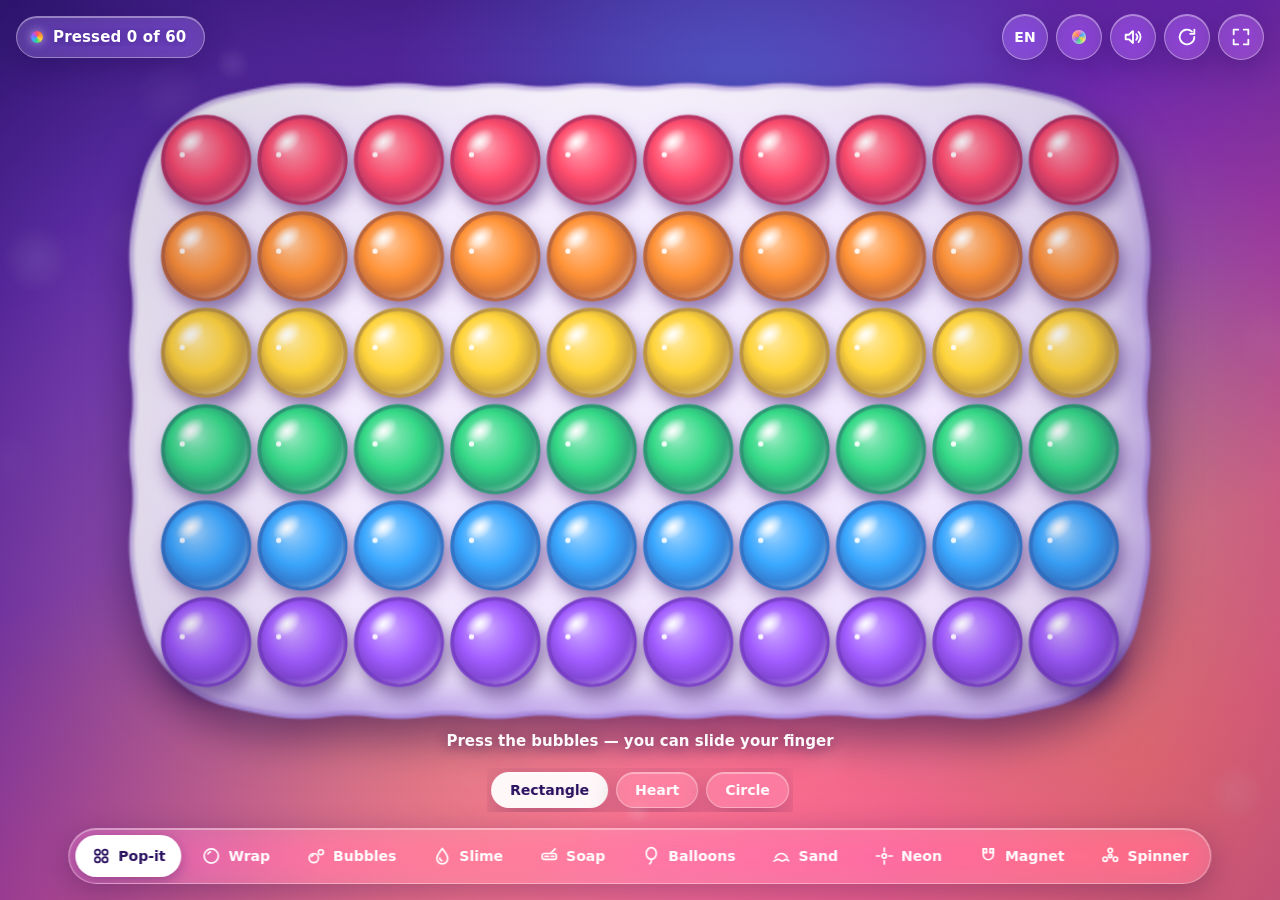
<file: index.html>
<!DOCTYPE html>
<html lang="ru">
<head>
<meta charset="utf-8">
<meta name="viewport" content="width=device-width,initial-scale=1,maximum-scale=1,user-scalable=no,viewport-fit=cover">
<meta name="theme-color" content="#24105a">
<meta name="description" content="Антистресс — игрушки: поп-ит, пупырка, пузыри, слайм, мыло, шарики, песок, неон, магнит, спиннер. Без лагов, 120Hz, Full HD.">
<meta property="og:title" content="Антистресс — игрушки-антистресс">
<meta property="og:description" content="Поп-ит, слайм, мыло, шарики, песок, неон, магнит, спиннер. Снимай стресс красиво.">
<meta property="og:type" content="website">
<title>Антистресс — игрушки-антистресс</title>
<link rel="icon" type="image/svg+xml" href="favicon.svg">
<link rel="manifest" href="manifest.webmanifest">
<link rel="stylesheet" href="css/styles.css">
</head>
<body>
<canvas id="c" aria-label="Игра-антистресс"></canvas>

<div id="ui">
  <header class="top">
    <div class="score glass" id="score" aria-live="polite"><i></i><span id="scoreText">…</span></div>
    <div class="tools">
      <button class="ico glass" id="btnLang" title="Language / Язык">RU</button>
      <button class="ico glass icon-only" id="btnTheme" aria-label="Тема" title="Тема / Theme"><span class="dot"></span></button>
      <button class="ico glass icon-only" id="btnSound" aria-label="Звук" aria-pressed="true" title="Звук (M)"></button>
      <button class="ico glass icon-only" id="btnReset" aria-label="Заново" title="Заново (R)">
        <svg viewBox="0 0 24 24"><path d="M20 12a8 8 0 1 1-2.6-5.9"/><path d="M20 4v4.5h-4.5"/></svg>
      </button>
      <button class="ico glass icon-only" id="btnFull" aria-label="Во весь экран" title="Во весь экран (F)">
        <svg viewBox="0 0 24 24"><path d="M4 9V4h5M20 9V4h-5M4 15v5h5M20 15v5h-5"/></svg>
      </button>
    </div>
  </header>

  <div class="toast glass" id="toast" role="status"></div>
  <div class="hint" id="hint"></div>

  <nav class="chips" id="chips" aria-label="Варианты">
    <span data-group="pop">
      <button class="chip glass" data-shape="grid" aria-pressed="true">Прямоугольник</button>
      <button class="chip glass" data-shape="heart" aria-pressed="false">Сердце</button>
      <button class="chip glass" data-shape="circle" aria-pressed="false">Круг</button>
    </span>
    <span data-group="soap">
      <button class="chip dot glass" data-soap="0" aria-pressed="true" style="background:#f6e6cb" title="Кремовый"></button>
      <button class="chip dot glass" data-soap="1" aria-pressed="false" style="background:#f6cfd8" title="Роза"></button>
      <button class="chip dot glass" data-soap="2" aria-pressed="false" style="background:#cdeeda" title="Мята"></button>
      <button class="chip dot glass" data-soap="3" aria-pressed="false" style="background:#ddd3f5" title="Лаванда"></button>
      <button class="chip dot glass" data-soap="4" aria-pressed="false" style="background:#cfe6f7" title="Небо"></button>
      <button class="chip dot glass" data-soap="5" aria-pressed="false" style="background:#f7e3b0" title="Мёд"></button>
    </span>
    <span data-group="sand">
      <button class="chip dot glass" data-sand="0" aria-pressed="true" style="background:#eec687" title="Золотой"></button>
      <button class="chip dot glass" data-sand="1" aria-pressed="false" style="background:#f0bec8" title="Роза"></button>
      <button class="chip dot glass" data-sand="2" aria-pressed="false" style="background:#b9e1c3" title="Мята"></button>
      <button class="chip dot glass" data-sand="3" aria-pressed="false" style="background:#afd2f0" title="Небо"></button>
    </span>
    <span data-group="glow">
      <button class="chip dot glass" data-glow="0" aria-pressed="false" style="background:hsl(0,100%,60%)" title="Красный"></button>
      <button class="chip dot glass" data-glow="1" aria-pressed="false" style="background:hsl(32,100%,55%)" title="Оранжевый"></button>
      <button class="chip dot glass" data-glow="2" aria-pressed="false" style="background:hsl(55,100%,55%)" title="Жёлтый"></button>
      <button class="chip dot glass" data-glow="3" aria-pressed="false" style="background:hsl(130,90%,55%)" title="Зелёный"></button>
      <button class="chip dot glass" data-glow="4" aria-pressed="false" style="background:hsl(190,100%,55%)" title="Голубой"></button>
      <button class="chip dot glass" data-glow="5" aria-pressed="false" style="background:hsl(265,100%,65%)" title="Фиолетовый"></button>
      <button class="chip dot glass" data-glow="6" aria-pressed="false" style="background:hsl(315,100%,60%)" title="Розовый"></button>
      <button class="chip dot glass" data-glow="7" aria-pressed="true" style="background:conic-gradient(#ff4d6d,#ff9236,#ffd43b,#34d986,#3aa8ff,#a15cff,#ff4d6d)" title="Радуга"></button>
      <button class="chip mini glass" data-gloww="0" aria-pressed="false" title="Тонко">S</button>
      <button class="chip mini glass" data-gloww="1" aria-pressed="true" title="Средне">M</button>
      <button class="chip mini glass" data-gloww="2" aria-pressed="false" title="Толсто">L</button>
    </span>
    <span data-group="slime">
      <button class="chip dot glass" data-slime="0" aria-pressed="true" style="background:hsl(320,85%,65%)" title="Розовый"></button>
      <button class="chip dot glass" data-slime="1" aria-pressed="false" style="background:hsl(280,85%,65%)" title="Фиолет"></button>
      <button class="chip dot glass" data-slime="2" aria-pressed="false" style="background:hsl(190,90%,55%)" title="Мята"></button>
      <button class="chip dot glass" data-slime="3" aria-pressed="false" style="background:hsl(130,80%,55%)" title="Лайм"></button>
      <button class="chip dot glass" data-slime="4" aria-pressed="false" style="background:hsl(45,95%,60%)" title="Мёд"></button>
      <button class="chip dot glass" data-slime="5" aria-pressed="false" style="background:hsl(0,85%,62%)" title="Красный"></button>
      <button class="chip mini glass" data-slimevi="0" aria-pressed="false" title="Мягкий">~</button>
      <button class="chip mini glass" data-slimevi="1" aria-pressed="true" title="Средний">≈</button>
      <button class="chip mini glass" data-slimevi="2" aria-pressed="false" title="Твёрдый">●</button>
    </span>
  </nav>

  <div class="spinbar hidden" id="spinBar">
    <button class="chip glass" id="skinBtn" aria-haspopup="listbox" aria-expanded="false">Спиннер ▾</button>
    <button class="chip glass spininfo" id="spinInfo" aria-label="Как крутить спиннер"><svg viewBox="0 0 24 24"><circle cx="12" cy="12" r="9"/><path d="M12 11v6"/><circle cx="12" cy="7.6" r=".4"/></svg></button>
  </div>
  <div class="skindrop glass hidden" id="skinDrop" role="listbox" aria-label="Скины"></div>

  <nav class="dock glass" id="dock" role="tablist" aria-label="Игрушки">
    <button class="tab" role="tab" data-mode="pop" aria-selected="true">
      <svg viewBox="0 0 24 24"><circle cx="7.5" cy="7.5" r="3.2"/><circle cx="16.5" cy="7.5" r="3.2"/><circle cx="7.5" cy="16.5" r="3.2"/><circle cx="16.5" cy="16.5" r="3.2"/></svg><span class="lbl">Поп-ит</span>
    </button>
    <button class="tab" role="tab" data-mode="wrap" aria-selected="false">
      <svg viewBox="0 0 24 24"><circle cx="12" cy="12" r="8.5"/><path d="M8 9.6a5 5 0 0 1 3-2.7"/></svg><span class="lbl">Пупырка</span>
    </button>
    <button class="tab" role="tab" data-mode="bubbles" aria-selected="false">
      <svg viewBox="0 0 24 24"><circle cx="9" cy="14.5" r="5.5"/><circle cx="17.5" cy="7.5" r="3"/><path d="M6.5 12.5a3 3 0 0 1 1.8-1.8"/></svg><span class="lbl">Пузыри</span>
    </button>
    <button class="tab" role="tab" data-mode="slime" aria-selected="false">
      <svg viewBox="0 0 24 24"><path d="M12 3c3.5 4.5 6.5 7.8 6.5 12a6.5 6.5 0 0 1-13 0C5.5 10.8 8.5 7.5 12 3z"/><path d="M9 14.5a3.2 3.2 0 0 0 2.6 3.2"/></svg><span class="lbl">Слайм</span>
    </button>
    <button class="tab" role="tab" data-mode="soap" aria-selected="false">
      <svg viewBox="0 0 24 24"><rect x="3.5" y="9" width="17" height="7" rx="2.5"/><path d="M7 12.5h4M13.5 9L19 3.5M14.5 12.5h3"/></svg><span class="lbl">Мыло</span>
    </button>
    <button class="tab" role="tab" data-mode="ball" aria-selected="false">
      <svg viewBox="0 0 24 24"><ellipse cx="12" cy="9" rx="6" ry="7"/><path d="M12 16v2.5c0 1.5-1 2-2 3"/></svg><span class="lbl">Шарики</span>
    </button>
    <button class="tab" role="tab" data-mode="sand" aria-selected="false">
      <svg viewBox="0 0 24 24"><path d="M3 18c2.5 0 2.5-2 5-2s2.5 2 5 2 2.5-2 5-2 2.5 2 3 2"/><path d="M5 14c1.5-3 3.5-5 7-5s5.5 2 7 5"/></svg><span class="lbl">Песок</span>
    </button>
    <button class="tab" role="tab" data-mode="glow" aria-selected="false">
      <svg viewBox="0 0 24 24"><path d="M12 2.5v4M12 17.5v4M2.5 12h4M17.5 12h4"/><circle cx="12" cy="12" r="2.6"/></svg><span class="lbl">Неон</span>
    </button>
    <button class="tab" role="tab" data-mode="ferro" aria-selected="false">
      <svg viewBox="0 0 24 24"><path d="M6 3.5v7a6 6 0 0 0 12 0v-7"/><path d="M6 3.5h4v4.5H6zM14 3.5h4v4.5h-4z"/></svg><span class="lbl">Магнит</span>
    </button>
    <button class="tab" role="tab" data-mode="spin" aria-selected="false">
      <svg viewBox="0 0 24 24"><circle cx="12" cy="12" r="2"/><circle cx="12" cy="5.5" r="2.6"/><circle cx="5.8" cy="15.8" r="2.6"/><circle cx="18.2" cy="15.8" r="2.6"/></svg><span class="lbl">Спиннер</span>
    </button>
  </nav>
</div>

<script defer src="https://telegram.org/js/telegram-web-app.js"></script>
<script src="js/app.js" defer></script>
</body>
</html>
</file>
<file: css/styles.css>
:root{
  --ink:#2a1160;
  --glass:rgba(255,255,255,.16);
  --glass-line:rgba(255,255,255,.36);
  --font:ui-rounded,"SF Pro Rounded","Nunito","Varela Round","Trebuchet MS","Segoe UI",system-ui,sans-serif;
  --tg-sat:0px;
  --tg-sab:0px;
}
*{box-sizing:border-box;-webkit-tap-highlight-color:transparent}
html,body{margin:0;height:var(--app-h,100dvh);overflow:hidden;background:#24105a;font-family:var(--font);color:#fff;
  -webkit-user-select:none;user-select:none;-webkit-touch-callout:none;overscroll-behavior:none}
canvas{position:fixed;left:0;top:0;width:100%;height:var(--app-h,100dvh);display:block;touch-action:none;cursor:pointer}
#ui{position:fixed;inset:0;pointer-events:none}
.glass{background:var(--glass);-webkit-backdrop-filter:blur(16px) saturate(1.5);backdrop-filter:blur(16px) saturate(1.5);
  border:1px solid var(--glass-line);box-shadow:0 8px 30px rgba(20,0,70,.28),inset 0 1px 0 rgba(255,255,255,.38)}
.top{position:absolute;left:0;right:0;top:calc(14px + env(safe-area-inset-top) + var(--tg-sat));display:flex;justify-content:space-between;align-items:center;padding:0 max(16px,env(safe-area-inset-left));gap:10px}
.score{display:flex;align-items:center;gap:10px;padding:11px 18px 11px 14px;border-radius:999px;font-weight:800;font-size:15px;letter-spacing:.01em;text-shadow:0 1px 8px rgba(30,0,80,.35);white-space:nowrap;max-width:46vw;overflow:hidden}
.score span{overflow:hidden;text-overflow:ellipsis;white-space:nowrap}
.score i{width:12px;height:12px;min-width:12px;border-radius:50%;background:conic-gradient(#ff4d6d,#ff9236,#ffd43b,#34d986,#3aa8ff,#a15cff,#ff4d6d);box-shadow:0 0 10px rgba(255,255,255,.55)}
.score.bump i{animation:bump .28s ease-out}
@keyframes bump{0%{transform:scale(1)}40%{transform:scale(1.7)}100%{transform:scale(1)}}
.tools{display:flex;gap:8px;pointer-events:auto;align-items:center}
.ico{appearance:none;min-width:46px;height:46px;border-radius:999px;display:flex;align-items:center;justify-content:center;gap:4px;color:#fff;cursor:pointer;padding:0 10px;transition:transform .15s,background .2s;font:inherit;font-weight:800;font-size:14px}
.ico.icon-only{width:46px;padding:0}
.ico:hover{background:rgba(255,255,255,.28)}
.ico:active{transform:scale(.9)}
.ico svg{width:22px;height:22px;stroke:currentColor;fill:none;stroke-width:2;stroke-linecap:round;stroke-linejoin:round}
.ico .dot{width:14px;height:14px;border-radius:50%;background:conic-gradient(#ff5fa8,#3aa8ff,#ffd43b,#34d986,#a15cff,#ff9236,#ff5fa8);box-shadow:inset 0 0 4px rgba(255,255,255,.7)}
button:focus-visible{outline:3px solid #fff;outline-offset:2px}
.dock{position:absolute;left:50%;transform:translateX(-50%);bottom:calc(16px + env(safe-area-inset-bottom) + var(--tg-sab));display:flex;gap:4px;padding:6px;border-radius:999px;pointer-events:auto;max-width:calc(100vw - 20px);overflow-x:auto;scrollbar-width:none}
.dock::-webkit-scrollbar{display:none}
.tab{appearance:none;border:0;background:transparent;color:#fff;font:inherit;font-weight:800;font-size:14px;display:flex;align-items:center;gap:7px;padding:11px 16px;border-radius:999px;cursor:pointer;transition:background .25s,color .25s,transform .15s;white-space:nowrap;flex-shrink:0}
.tab:active{transform:scale(.95)}
.tab[aria-selected=true]{background:#fff;color:var(--ink);box-shadow:0 4px 14px rgba(20,0,70,.3)}
.tab svg{width:20px;height:20px;stroke:currentColor;fill:none;stroke-width:2;stroke-linecap:round;stroke-linejoin:round;flex-shrink:0}
.chips{position:absolute;left:50%;transform:translateX(-50%);bottom:calc(88px + env(safe-area-inset-bottom) + var(--tg-sab));display:flex;gap:8px;pointer-events:auto;transition:opacity .3s,transform .3s;max-width:calc(100vw - 20px);overflow-x:auto;scrollbar-width:none;padding:4px;visibility:visible}
.chips::-webkit-scrollbar{display:none}
.chips.hidden{opacity:0;pointer-events:none;transform:translate(-50%,10px);visibility:hidden}
.chip{appearance:none;font:inherit;font-weight:800;font-size:14px;color:#fff;padding:9px 18px;border-radius:999px;cursor:pointer;transition:background .2s,color .2s,transform .15s;white-space:nowrap}
.chip:active{transform:scale(.94)}
.chip[aria-pressed=true]{background:rgba(255,255,255,.95);color:var(--ink)}
#chips [data-group]{display:flex;gap:8px;flex-shrink:0;align-items:center}
button{touch-action:manipulation}
.spinbar{position:absolute;left:50%;transform:translateX(-50%);bottom:calc(88px + env(safe-area-inset-bottom) + var(--tg-sab));display:flex;gap:8px;pointer-events:auto;transition:opacity .3s,transform .3s;max-width:calc(100vw - 20px);visibility:visible}
.spinbar.hidden{opacity:0;pointer-events:none;transform:translate(-50%,10px);visibility:hidden}
.spininfo{padding:9px 14px}
.spininfo svg{width:18px;height:18px;stroke:currentColor;fill:none;stroke-width:2;stroke-linecap:round;vertical-align:-3px}
.skindrop{position:absolute;left:50%;transform:translateX(-50%);bottom:calc(142px + env(safe-area-inset-bottom) + var(--tg-sab));width:min(320px,calc(100vw - 32px));max-height:42vh;overflow-y:auto;border-radius:20px;padding:8px;pointer-events:auto;transition:opacity .25s,transform .25s;visibility:visible}
.skindrop.hidden{opacity:0;pointer-events:none;transform:translate(-50%,8px);visibility:hidden}
.srow{appearance:none;display:flex;align-items:center;gap:12px;width:100%;border:2px solid transparent;background:transparent;border-radius:14px;padding:6px 10px;cursor:pointer;color:#fff;font:inherit;transition:background .2s,border-color .2s,transform .15s}
.srow:active{transform:scale(.98)}
.srow[aria-selected=true]{border-color:#fff;background:rgba(255,255,255,.25)}
.srow canvas{position:static;width:44px;height:44px;flex-shrink:0}
.srow span{font-weight:800;font-size:14px;text-shadow:0 1px 6px rgba(30,0,80,.5);white-space:nowrap;overflow:hidden;text-overflow:ellipsis}
.chip.mini{min-width:40px;height:40px;padding:0 12px;border-radius:999px;font-weight:800}
.chip.mini[aria-pressed=true]{background:rgba(255,255,255,.95);color:var(--ink)}
.chip.dot{width:44px;height:44px;padding:0;border-radius:50%;border:1.5px solid rgba(255,255,255,.65);box-shadow:none;flex-shrink:0}
.chip.dot[aria-pressed=true]{box-shadow:0 0 0 3px #fff}
.hint{position:absolute;left:0;right:0;bottom:calc(150px + env(safe-area-inset-bottom) + var(--tg-sab));text-align:center;font-weight:800;font-size:15px;padding:0 24px;
  text-shadow:0 2px 14px rgba(30,0,80,.6);opacity:0;transition:opacity .6s;pointer-events:none}
.hint.show{opacity:.96}
.toast{position:absolute;left:50%;top:calc(84px + env(safe-area-inset-top) + var(--tg-sat));transform:translate(-50%,-8px);padding:13px 24px;border-radius:999px;font-weight:800;font-size:16px;opacity:0;transition:opacity .35s,transform .35s;pointer-events:none;white-space:nowrap;max-width:94vw;overflow:hidden;text-overflow:ellipsis}
.toast.show{opacity:1;transform:translate(-50%,0)}
@media (max-width:560px){
  .tab{padding:10px 12px;font-size:13px;gap:6px}
  .tab svg{width:18px;height:18px}
  .score{font-size:13px;padding:10px 14px 10px 12px;max-width:52vw}
  .ico{min-width:42px;height:42px;font-size:13px}
  .ico.icon-only{width:42px}
  .tools{gap:6px}
  .toast{font-size:14px;padding:11px 18px}
  .hint{font-size:14px;bottom:calc(148px + env(safe-area-inset-bottom) + var(--tg-sab))}
}
@media (prefers-reduced-motion:reduce){*{transition:none!important;animation:none!important}}
</file>
